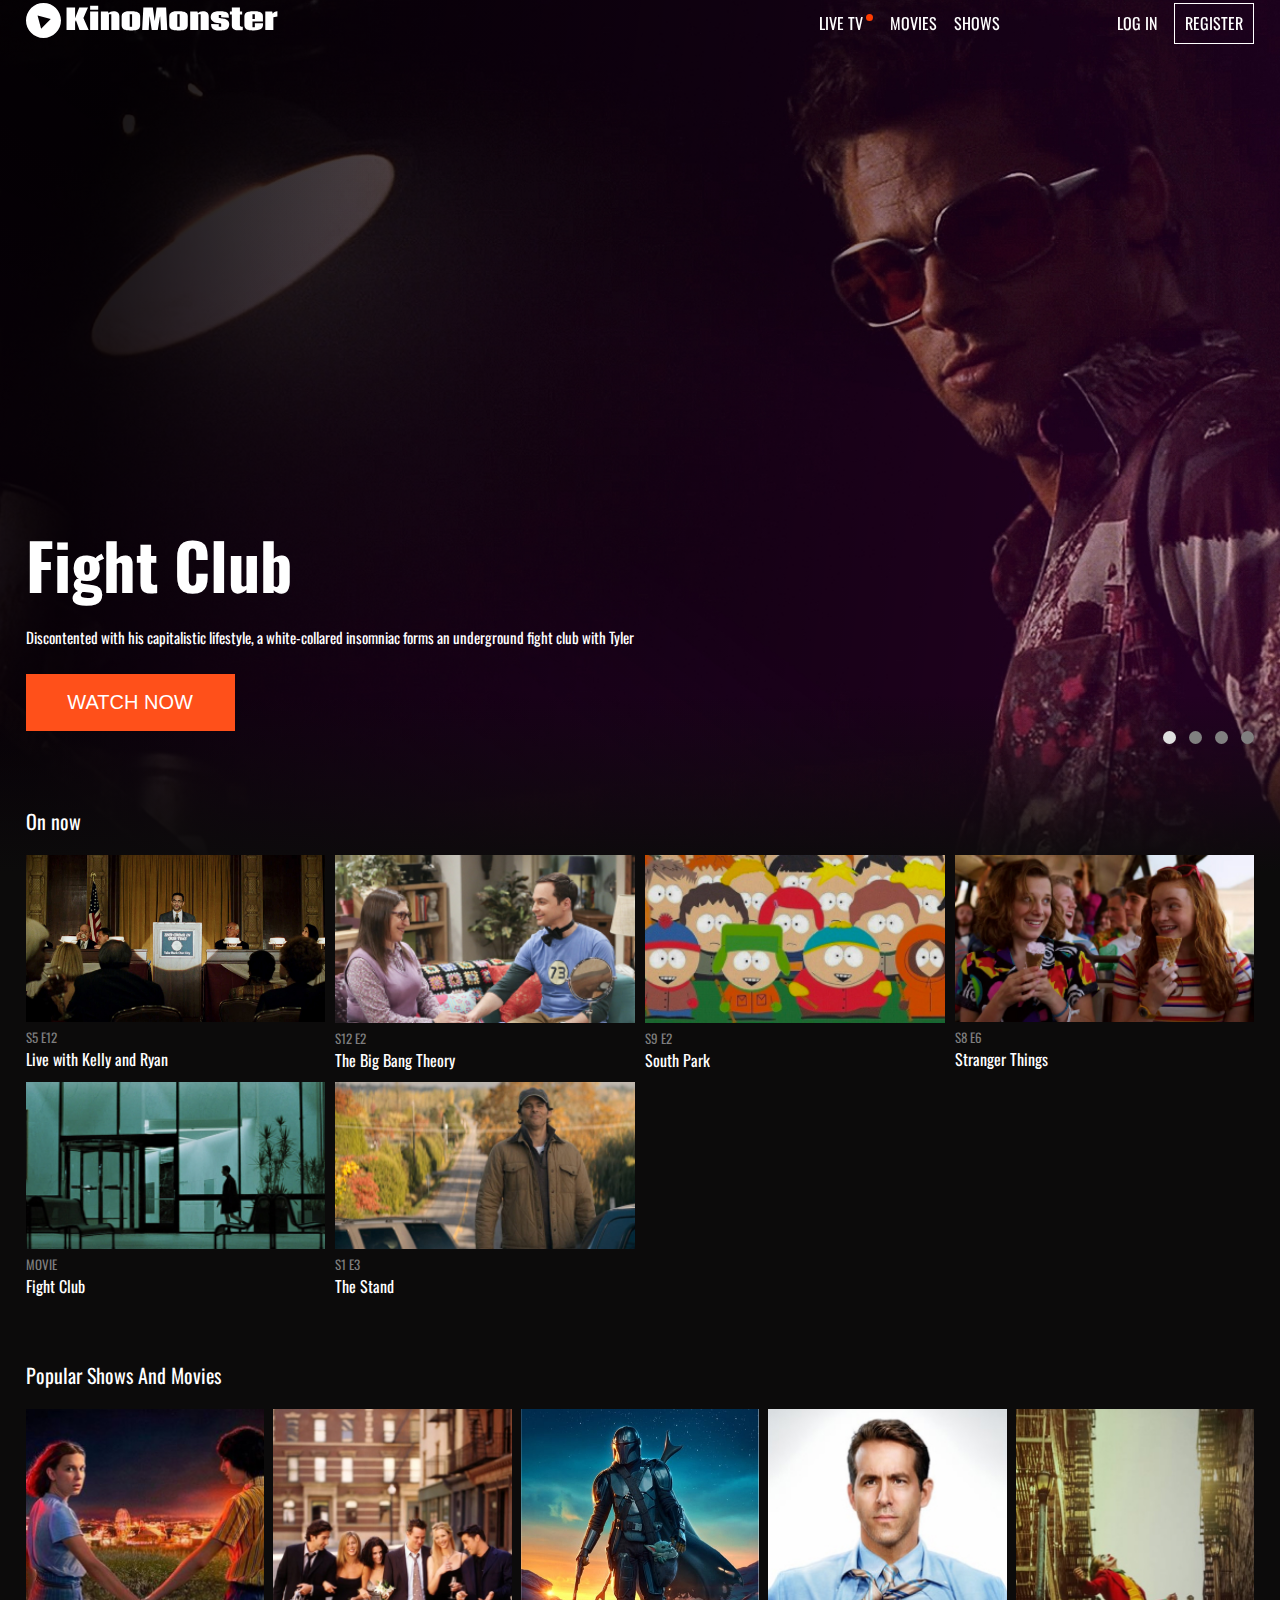
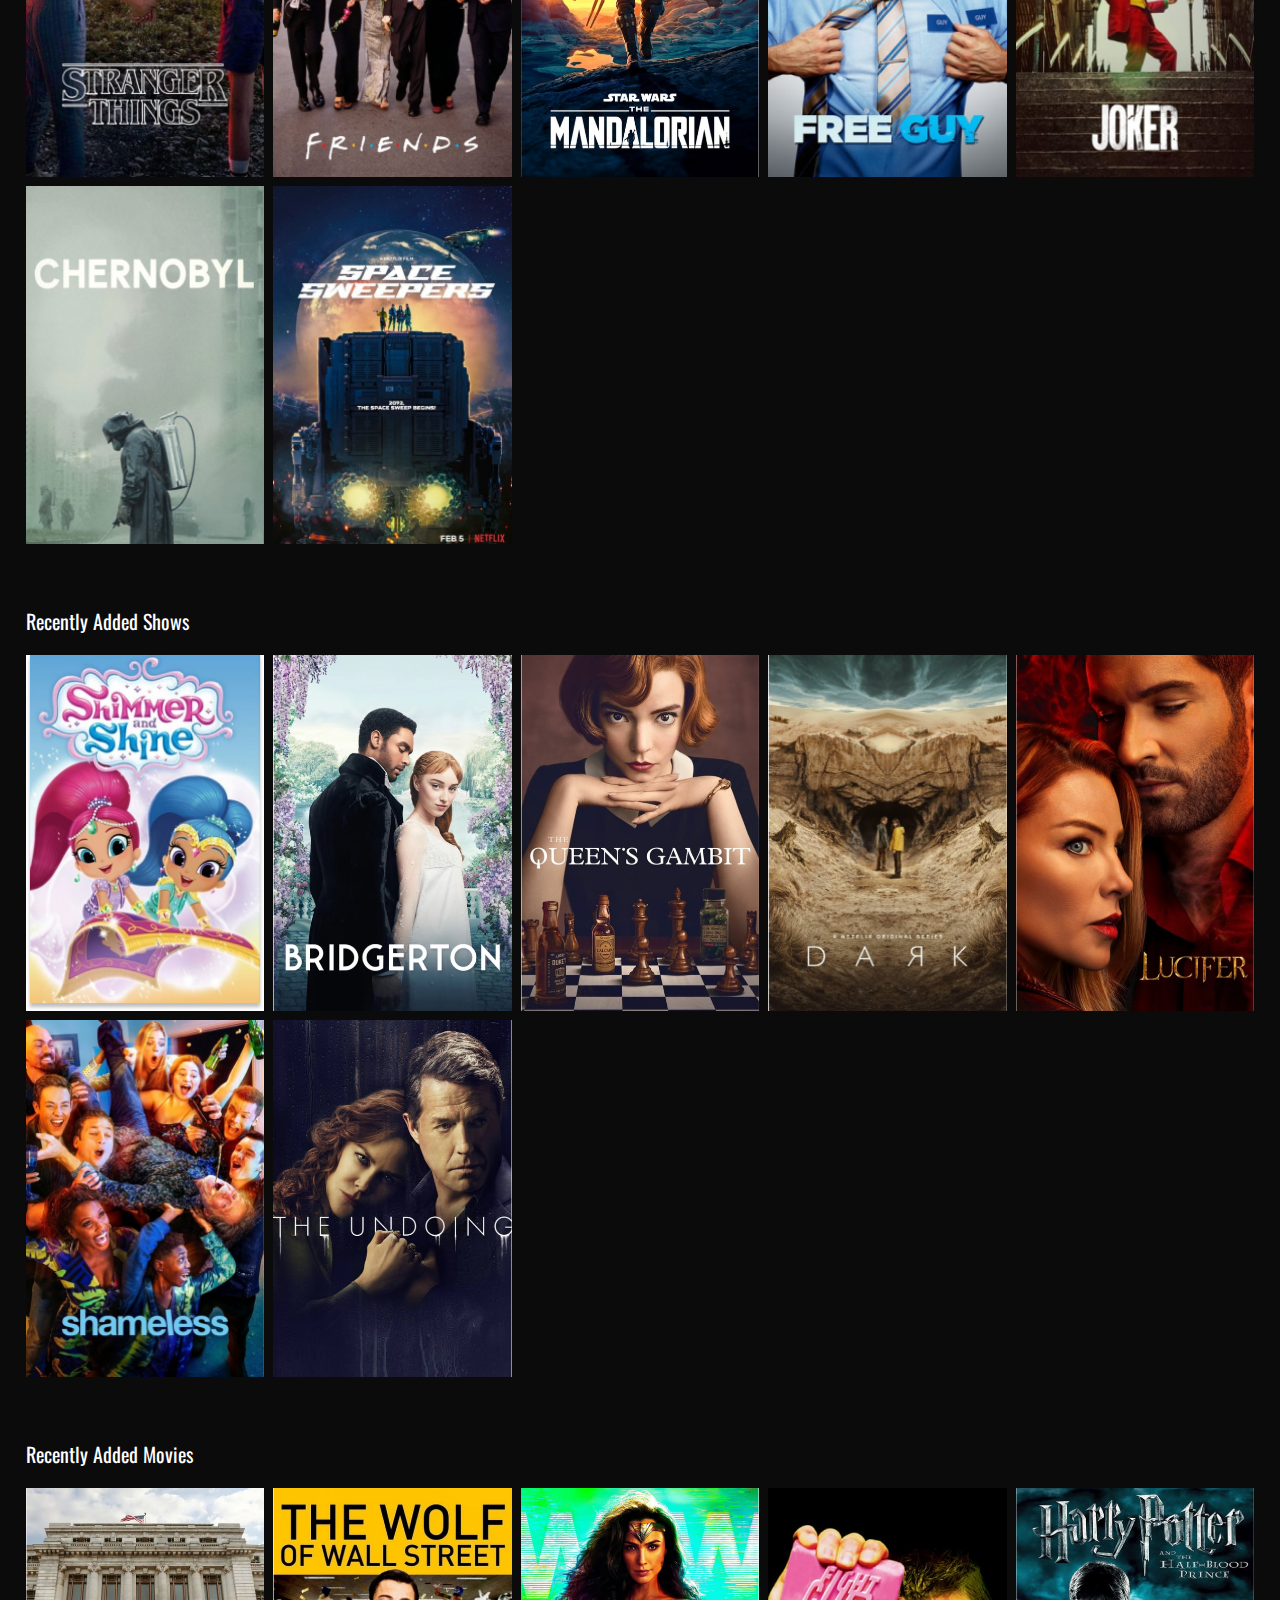
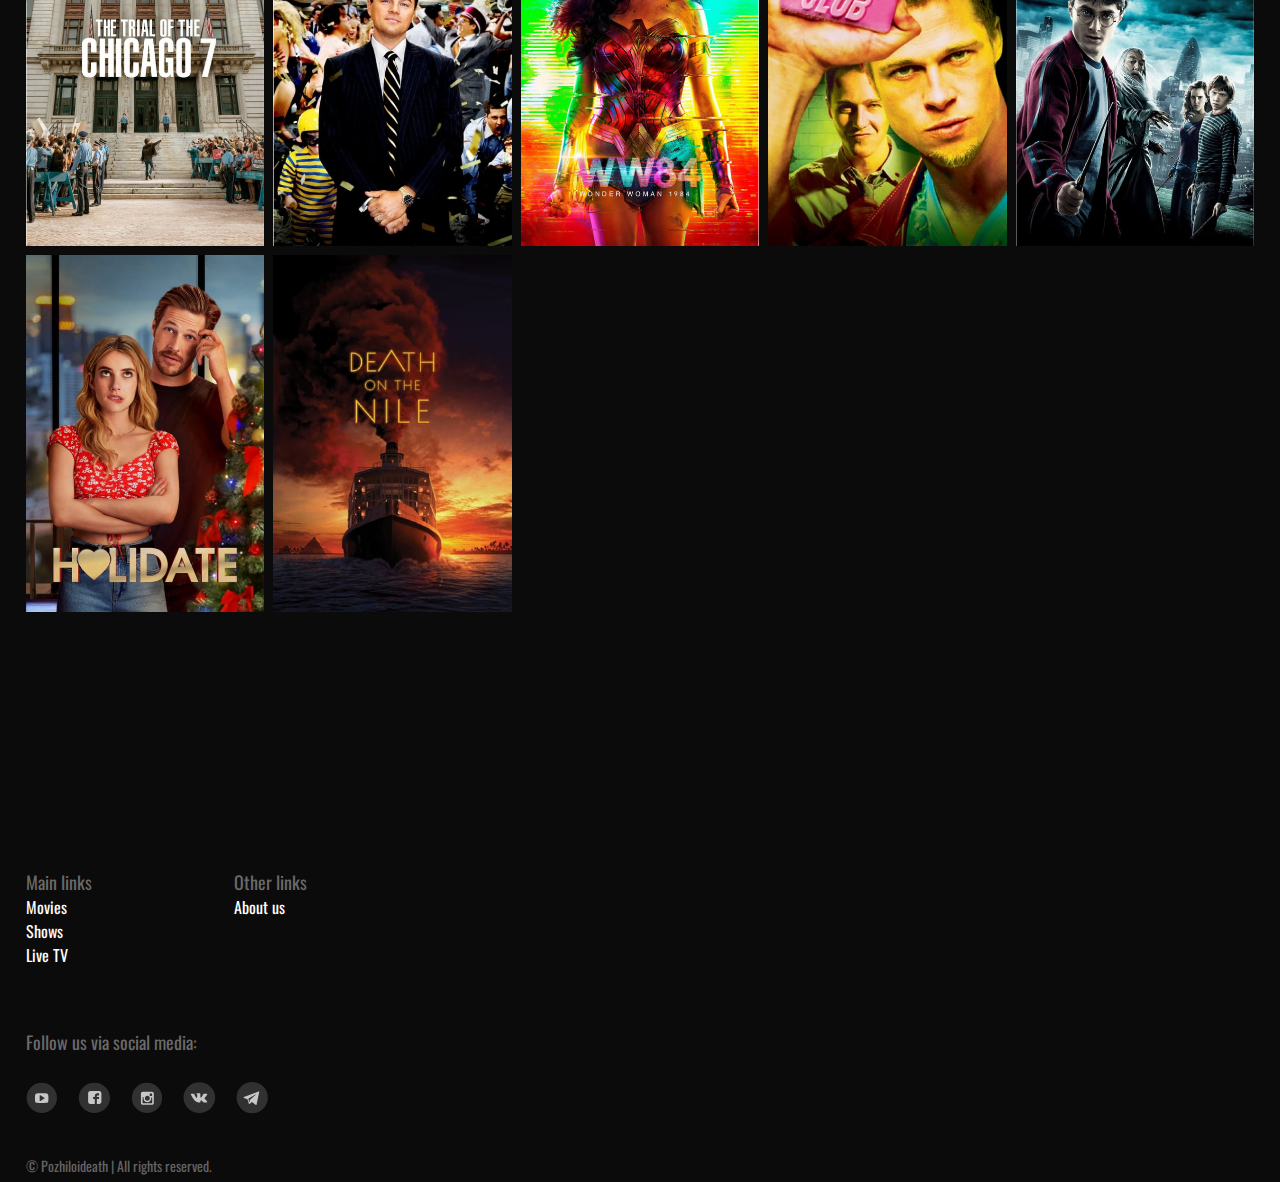
<file: index.html>
<!DOCTYPE html>
<html lang="en">
<head>
    <meta charset="UTF-8">
    <meta http-equiv="X-UA-Compatible" content="IE=edge">
    <meta name="viewport" content="width=device-width, initial-scale=1.0">
    <title>KinoMonster.com</title>
    <link rel="stylesheet" href="assets/css/styles.css">
</head>
<body>
    <header>
        <nav class="header-nav nav-desktop">
            <div class="header-nav-elemens default-container">
                <ul>
                    <li>
                        <a href="#" class="logo">
                            <img src="assets/img/Logo.svg" alt="logo">
                        </a>
                    </li>
                </ul>
                <ul class="second-menu">
                    <li><a href="#">LIVE TV</a></li>
                    <li><a href="#">MOVIES</a></li>
                    <li><a href="#">SHOWS</a></li>
                    <li><a href="login.html">LOG IN</a></li>
                    <li><a href="register.html">REGISTER</a></li>
                </ul>
            </div>
        </nav>

        <nav class="nav-mobile">
            <div class="header-nav-elemens-mobile">
                <ul>
                    <li class="mobile-btn">
                        <img src="/assets/img/menuicon.svg" alt="mobile">
                    </li>
                    <li>
                        <a href="#" class="logo">
                            <img src="assets/img/Logo.svg" alt="logo">
                        </a>
                    </li>
                </ul>
                <ul class="second-menu-mobile">
                    <li><a href="#">LIVE TV</a></li>
                    <li><a href="#">MOVIES</a></li>
                    <li><a href="#">SHOWS</a></li>
                    <li><a href="#">LOG IN</a></li>
                    <li><a href="#">REGISTER</a></li>
                </ul>
            </div>
        </nav>

    </header>

    <main>

        <section>
            <ul class="hero">
                <li>
                    <img class="main-slider-img" src="assets/img/hero/fight-club-hero-fructcode.jpg" alt="img">
                    <div class="default-container">
                        <div class="hero-movie">
                            <p>Fight Club</p>
                            <p>Discontented with his capitalistic lifestyle, a white-collared insomniac forms an underground fight club with Tyler</p>
                            <button>WATCH NOW</button>
                        </div>
                    </div>
                </li>
                
                <li>
                    <img class="main-slider-img" src="assets/img/hero/joker.jpg" alt="img">
                    <div class="default-container">
                        <div class="hero-movie">
                            <p>Joker</p>
                            <p>A mentally troubled stand-up comedian embarks on a downward spiral that leads to the creation of an iconic villain.</p>
                            <button onclick="location = 'movie.html'">WATCH NOW</button>
                        </div>
                    </div>
                </li>
                
                <li>
                    <img class="main-slider-img" src="assets/img/hero/no-country-for-old-men.jpg" alt="img">
                    <div class="default-container">
                        <div class="hero-movie">
                            <p>No Country For Old Man</p>
                            <p>Violence and mayhem ensue after a hunter stumbles upon a drug deal gone wrong and more than two million dollars in cash near the Rio Grande.</p>
                            <button>WATCH NOW</button>
                        </div>
                    </div>
                </li>
                
                <li>
                    <img class="main-slider-img" src="assets/img/hero/bladerunner.jpg" alt="img">
                    <div class="default-container">
                        <div class="hero-movie">
                            <p>Blade Runner</p>
                            <p>A blade runner must pursue and terminate four replicants who stole a ship in space, and have returned to Earth to find their creator.</p>
                            <button>WATCH NOW</button>
                        </div>
                    </div>
                </li>
            
            </ul>

            <div class="default-container">
                <div class="next-main-slider-dots">
                    <span class="active"></span>
                    <span></span>
                    <span></span>
                    <span></span>
                </div>
            </div>

            <div class="fader-bg">
                <div class="fader-gradient-0"></div>
                <div class="fader-gradient-1"></div>
            </div>
        </section>

        <section class="default-container">
            <p class="lbl-p">On now</p>
            <div class="posters-now">
                <div class="poster-now">
                    <img src="assets/img/posters/2/live-with-kelly-fructcode.jpg" alt="poster-now">
                    <div class="poster-now-lbls">
                        <p>S5 E12</p>
                        <p>Live with Kelly and Ryan</p>
                    </div>
                </div>

                <div class="poster-now">
                    <img src="assets/img/posters/2/bbt-fructcode.jpg" alt="poster-now">
                    <div class="poster-now-lbls">
                        <p>S12 E2</p>
                        <p>The Big Bang Theory</p>
                    </div>
                </div>

                <div class="poster-now">
                    <img src="assets/img/posters/2/s-park-fructcode.jpg" alt="poster-now">
                    <div class="poster-now-lbls">
                        <p>S9 E2</p>
                        <p>South Park</p>
                    </div>
                </div>

                <div class="poster-now">
                    <img src="assets/img/posters/2/stranger-things-s-3-fructcode.jpg" alt="poster-now">
                    <div class="poster-now-lbls">
                        <p>S8 E6</p>
                        <p>Stranger Things</p>
                    </div>
                </div>

                <div class="poster-now">
                    <img src="assets/img/posters/2/fclub-fructcode.jpg" alt="poster-now">
                    <div class="poster-now-lbls">
                        <p>MOVIE</p>
                        <p>Fight Club</p>
                    </div>
                </div>

                <div class="poster-now">
                    <img src="assets/img/posters/2/stands-fructcode.jpg" alt="poster-now">
                    <div class="poster-now-lbls">
                        <p>S1 E3</p>
                        <p>The Stand</p>
                    </div>
                </div>
            </div>

        </section>

        <section class="default-container">
            <p class="lbl-p">Popular Shows And Movies</p>
            <div class="posters">
                <div class="poster"><img src="assets/img/posters/1/stranger-things-fructcode-kinomonster.jpg" alt="poster"></div>
                <div class="poster"><img src="assets/img/posters/1/friends-fructcode.jpg" alt="poster"></div>
                <div class="poster"><img src="assets/img/posters/1/mand-fructcode.jpg" alt="poster"></div>
                <div class="poster"><img src="assets/img/posters/1/free-guy-fructcode.jpg" alt="poster"></div>
                <div class="poster"><a href="movie.html"><img src="assets/img/posters/1/joker-fructcode.jpg" alt="poster"></a></div>
                <div class="poster"><img src="assets/img/posters/1/chernobyl-fructcode.jpg" alt="poster"></div>
                <div class="poster"><img src="assets/img/posters/1/space-sweepers-fructcode.jpg" alt="poster"></div>
            </div>
        </section>

        <section class="default-container">
            <p class="lbl-p">Recently Added Shows</p>
            <div class="posters">
                <div class="poster"><img src="assets/img/posters/1/shimmer-fructcode.jpg" alt="poster"></div>
                <div class="poster"><img src="assets/img/posters/1/bridgerton-fructcode.jpg" alt="poster"></div>
                <div class="poster"><img src="assets/img/posters/1/queens-gambit-fructcode.jpg" alt="poster"></div>
                <div class="poster"><img src="assets/img/posters/1/dark-fructcode.jpg" alt="poster"></div>
                <div class="poster"><img src="assets/img/posters/1/lucifer-fructcode.jpg" alt="poster"></div>
                <div class="poster"><img src="assets/img/posters/1/shameless-fructcode.jpg" alt="poster"></div>
                <div class="poster"><img src="assets/img/posters/1/the-undoing-fructcode.jpg" alt="poster"></div>
            </div>
        </section>

        <section class="default-container">
            <p class="lbl-p">Recently Added Movies</p>
            <div class="posters">
                <div class="poster"><img src="assets/img/posters/1/the-trial-of-chicago-fructcode.jpg" alt="poster"></div>
                <div class="poster"><img src="assets/img/posters/1/the-wolf-of-wall-street-fructcode.jpg" alt="poster"></div>
                <div class="poster"><img src="assets/img/posters/1/ww-84-fructcode.jpg" alt="poster"></div>
                <div class="poster"><img src="assets/img/posters/1/fight-club-fructcode.jpg" alt="poster"></div>
                <div class="poster"><img src="assets/img/posters/1/harry-potter-fructcode.jpg" alt="poster"></div>
                <div class="poster"><img src="assets/img/posters/1/holidate-fructcode.jpg" alt="poster"></div>
                <div class="poster"><img src="assets/img/posters/1/death-on-the-nile-fructcode.jpg" alt="poster"></div>
            </div>
        </section>
    </main>
    
    <footer>
        <div class="footer-wrapper default-container">
            <div class="f-item">
                <p>Main links</p>
                <ul>
                    <li>Movies</li>
                    <li>Shows</li>
                    <li>Live TV</li>
                </ul>
            </div>
            <div class="f-item">
                <p>Other links</p>
                <ul>
                    <li>About us</li>
                </ul>
            </div>
        </div>

        <div class="footer-social default-container">
            <p>Follow us via social media:</p>
            <a href="#">
            <img src="assets/img/icons/youtube.svg" alt="social">
            </a>
            <a href="#">
                <img src="assets/img/icons/facebook.svg" alt="social">
            </a>
            <a href="#">
                <img src="assets/img/icons/instagramm.svg" alt="social">
            </a>
            <a href="#">
                <img src="assets/img/icons/vk.svg" alt="social">
            </a>
            <a href="#">
                <img src="assets/img/icons/telegramm.svg" alt="social">
            </a>
        </div>

        <div class="default-container">
            <div class="footer-copy-text">
                © Pozhiloideath | All rights reserved.
            </div>
        </div>
    </footer>  
    <script src="assets/script.js"></script>
</body>
</html>
</file>
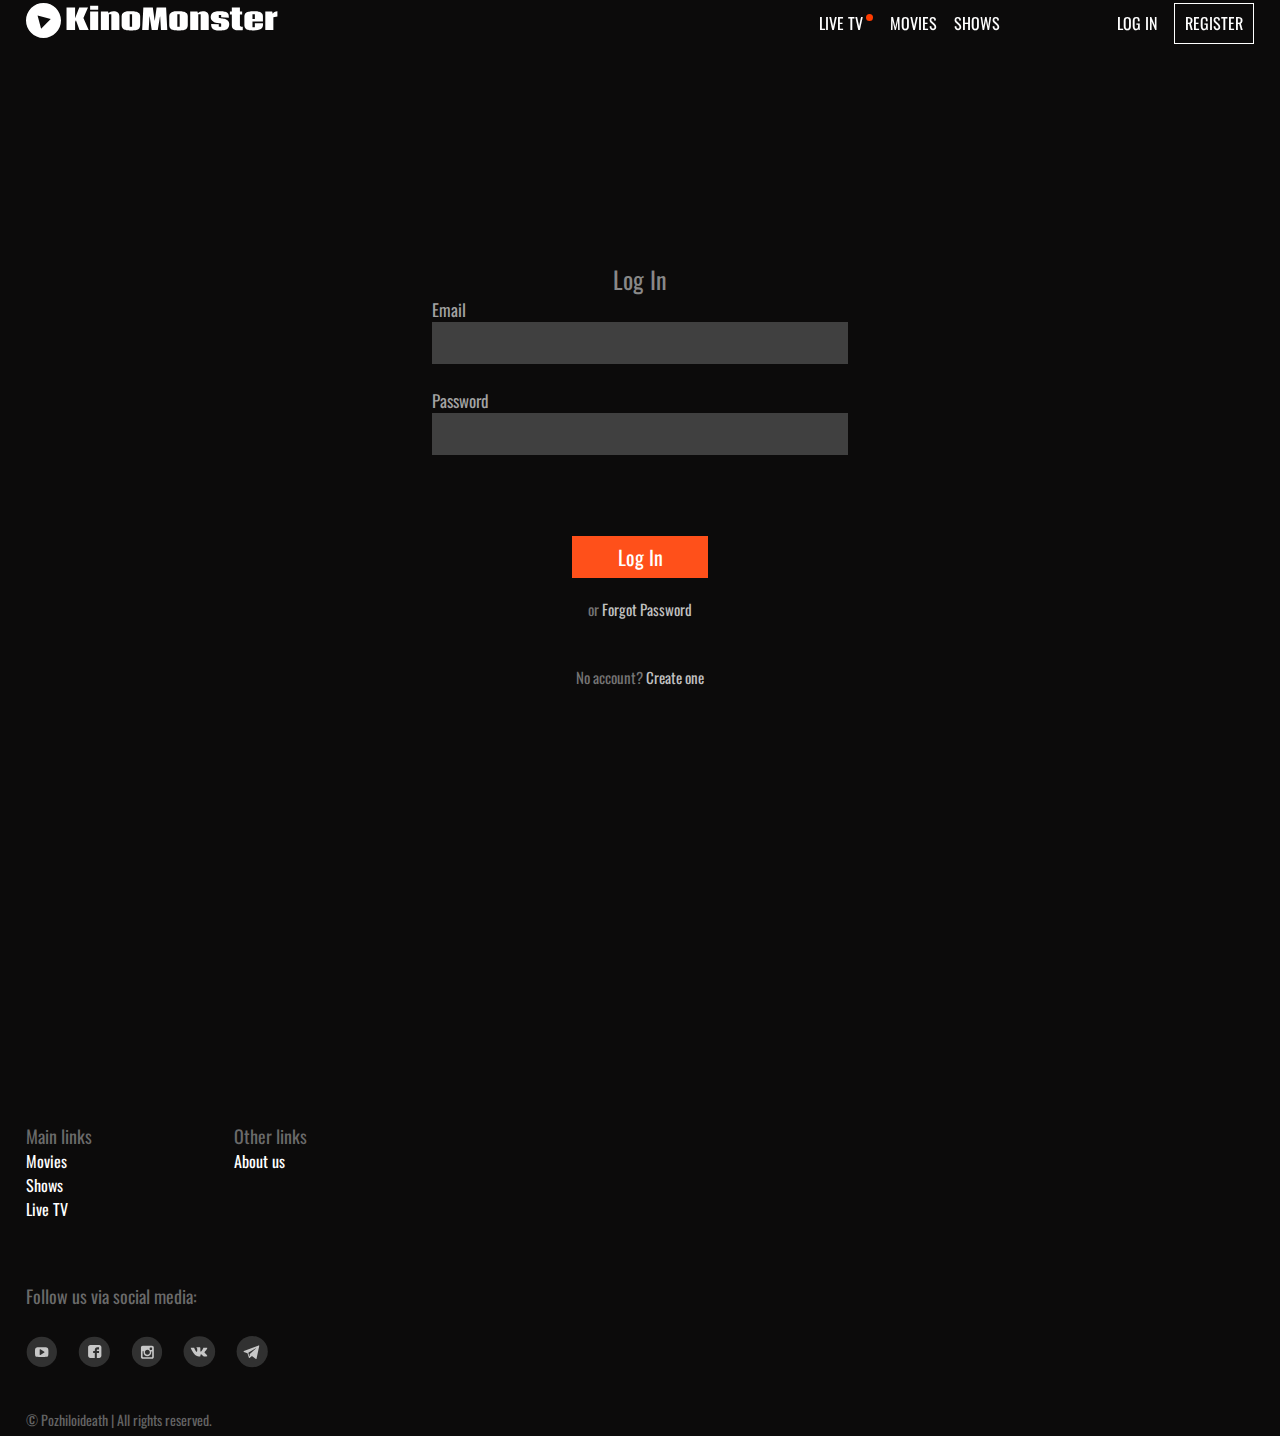
<file: login.html>
<!DOCTYPE html>
<html lang="en">
<head>
    <meta charset="UTF-8">
    <meta http-equiv="X-UA-Compatible" content="IE=edge">
    <meta name="viewport" content="width=device-width, initial-scale=1.0">
    <title>KinoMonster.com</title>
    <link rel="stylesheet" href="assets/css/styles.css">
</head>
<body>
    <header>
        <nav class="header-nav nav-desktop">
            <div class="header-nav-elemens default-container">
                <ul>
                    <li>
                        <a href="index.html" class="logo">
                            <img src="assets/img/Logo.svg" alt="logo">
                        </a>
                    </li>
                </ul>
                <ul class="second-menu">
                    <li><a href="#">LIVE TV</a></li>
                    <li><a href="#">MOVIES</a></li>
                    <li><a href="#">SHOWS</a></li>
                    <li><a href="#">LOG IN</a></li>
                    <li><a href="register.html">REGISTER</a></li>
                </ul>
            </div>
        </nav>

        <nav class="nav-mobile">
            <div class="header-nav-elemens-mobile">
                <ul>
                    <li class="mobile-btn">
                        <img src="/assets/img/menuicon.svg" alt="mobile">
                    </li>
                    <li>
                        <a href="#" class="logo">
                            <img src="assets/img/Logo.svg" alt="logo">
                        </a>
                    </li>
                </ul>
                <ul class="second-menu-mobile">
                    <li><a href="#">LIVE TV</a></li>
                    <li><a href="#">MOVIES</a></li>
                    <li><a href="#">SHOWS</a></li>
                    <li><a href="#">LOG IN</a></li>
                    <li><a href="#">REGISTER</a></li>
                </ul>
            </div>
        </nav>

    </header>

    <main>
        <section class="login">
            <div class="form-container">
                <p>Log In</p>
                <form action="#">
                    <label for="email">Email</label>
                    <input type="email" name="email">
                    <label for="password">Password</label>
                    <input type="password" name="password">
                    <input type="submit" value="Log In">
                </form>
                <p>or <span>Forgot Password</span></p>
            </div>
            <p>No account? <span>Create one</span></p>
        </section>
    </main>
    
    <footer>
        <div class="footer-wrapper default-container">
            <div class="f-item">
                <p>Main links</p>
                <ul>
                    <li>Movies</li>
                    <li>Shows</li>
                    <li>Live TV</li>
                </ul>
            </div>
            <div class="f-item">
                <p>Other links</p>
                <ul>
                    <li>About us</li>
                </ul>
            </div>
        </div>

        <div class="footer-social default-container">
            <p>Follow us via social media:</p>
            <a href="#">
            <img src="assets/img/icons/youtube.svg" alt="social">
            </a>
            <a href="#">
                <img src="assets/img/icons/facebook.svg" alt="social">
            </a>
            <a href="#">
                <img src="assets/img/icons/instagramm.svg" alt="social">
            </a>
            <a href="#">
                <img src="assets/img/icons/vk.svg" alt="social">
            </a>
            <a href="#">
                <img src="assets/img/icons/telegramm.svg" alt="social">
            </a>
        </div>

        <div class="default-container">
            <div class="footer-copy-text">
                © Pozhiloideath | All rights reserved.
            </div>
        </div>
    </footer>  
    <script src="assets/script2.js"></script>
</body>
</html>
</file>
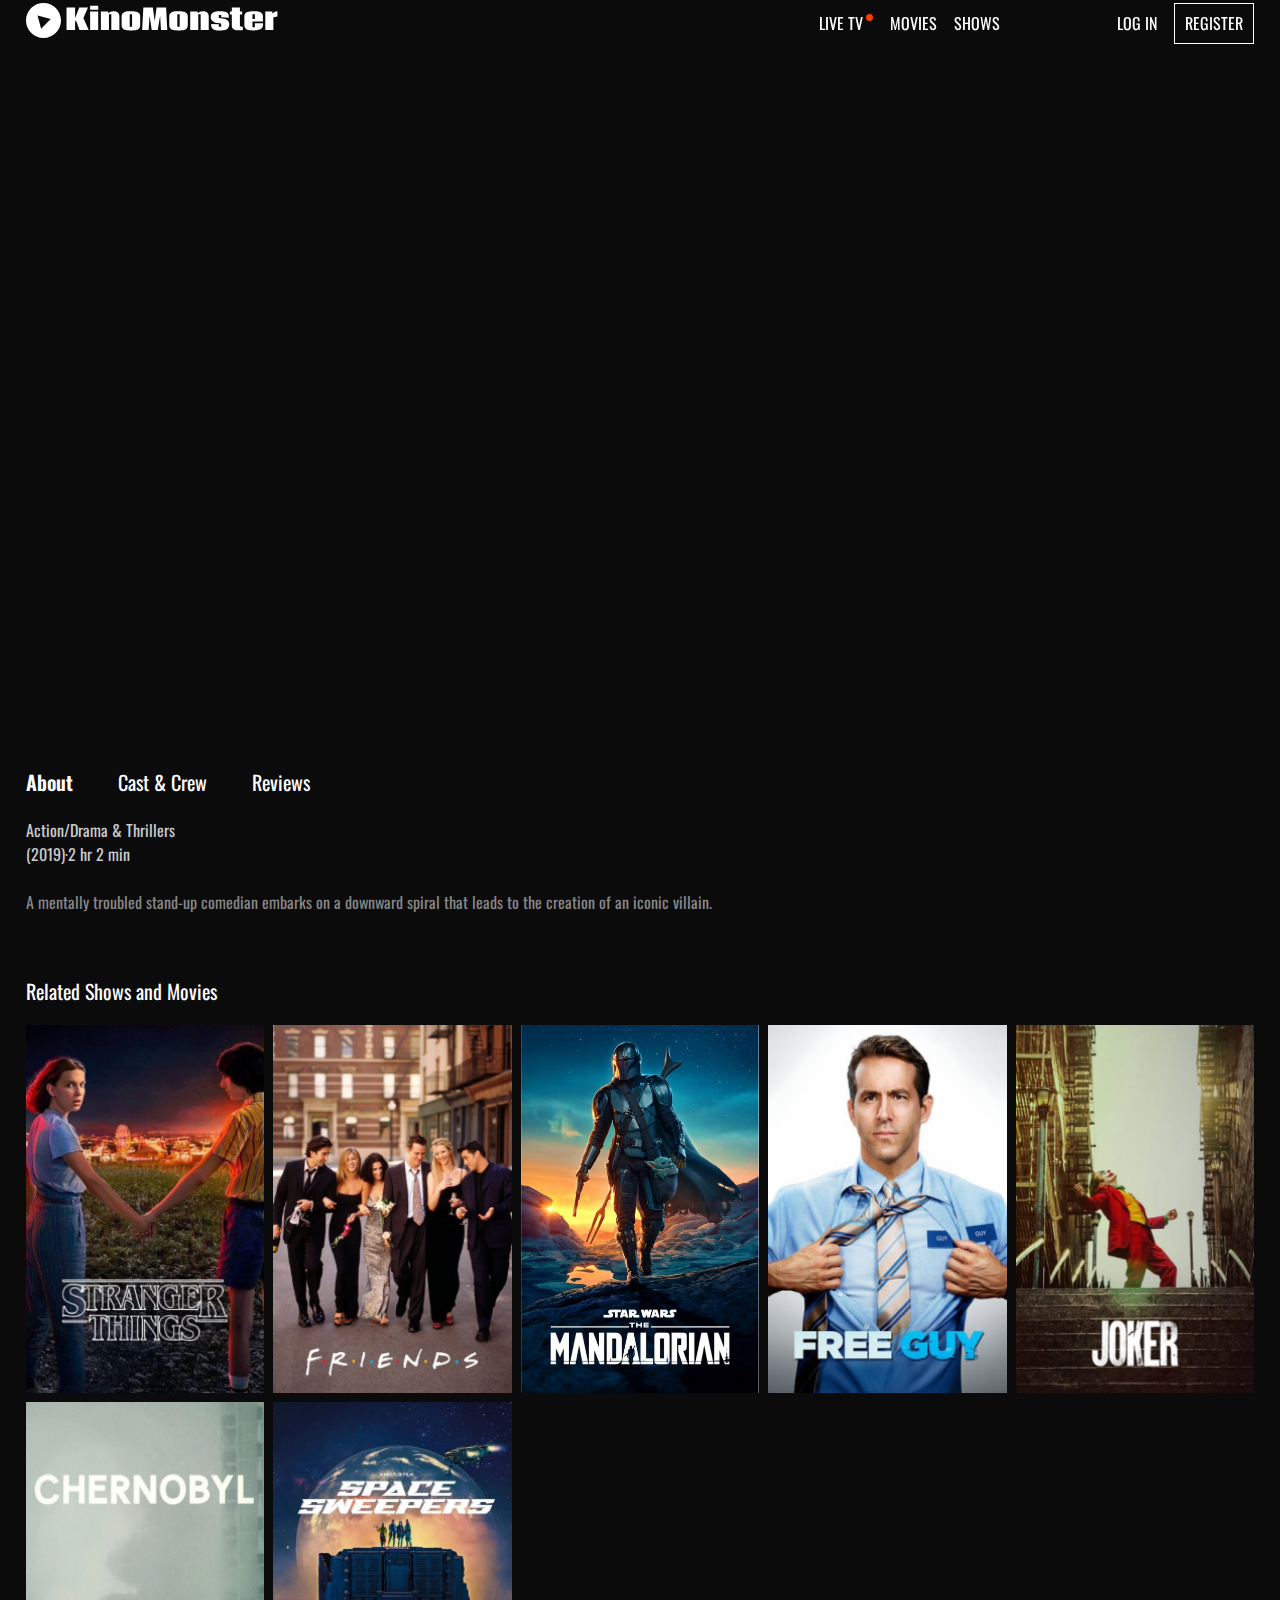
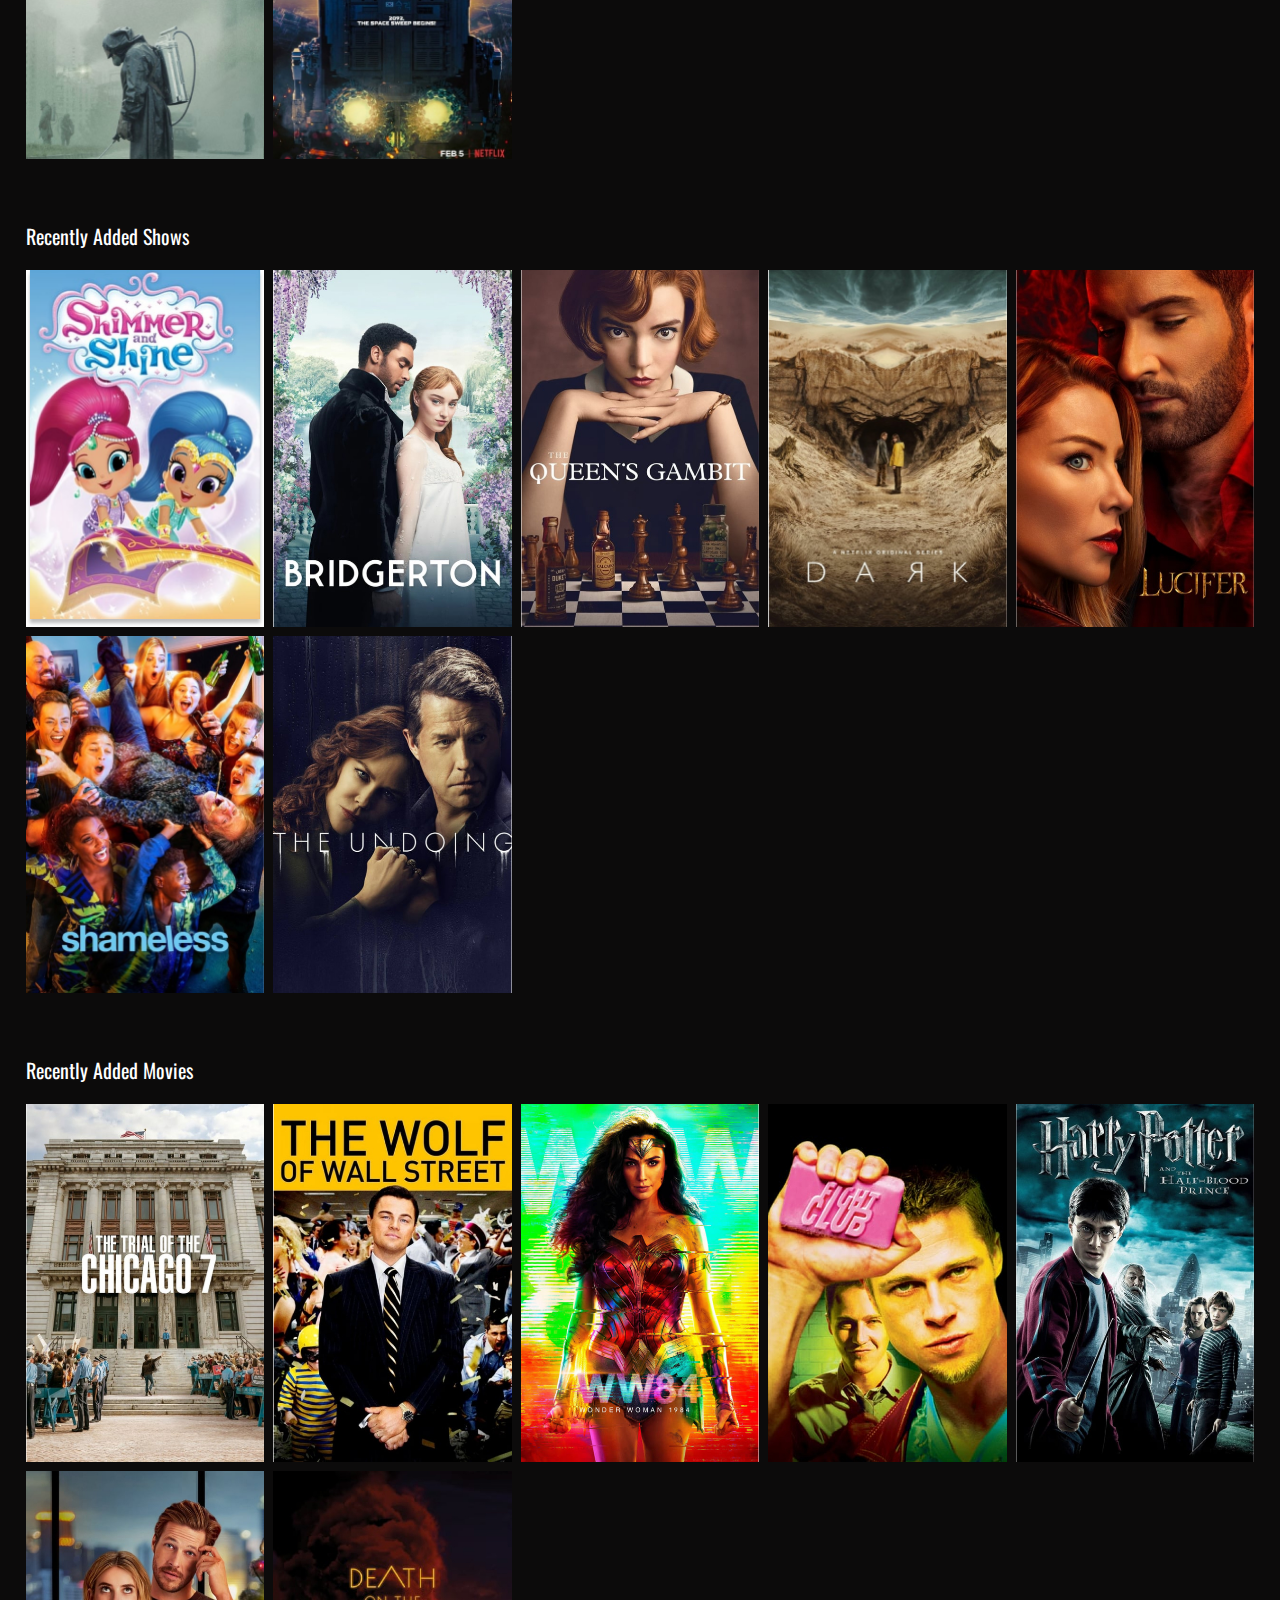
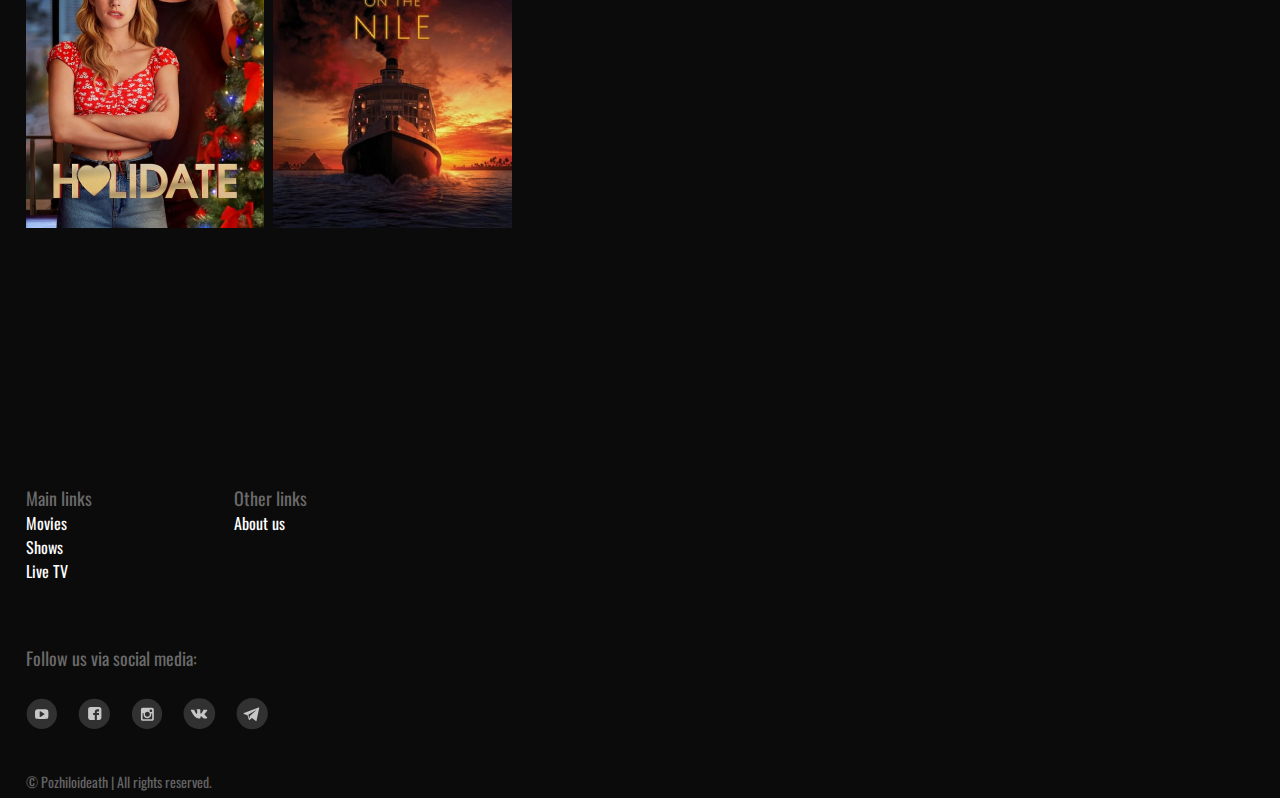
<file: movie.html>
<!DOCTYPE html>
<html lang="en">
<head>
    <meta charset="UTF-8">
    <meta http-equiv="X-UA-Compatible" content="IE=edge">
    <meta name="viewport" content="width=device-width, initial-scale=1.0">
    <title>KinoMonster.com</title>
    <link rel="stylesheet" href="assets/css/styles.css">
</head>
<body>
    <header>
        <nav class="header-nav nav-desktop">
            <div class="header-nav-elemens default-container">
                <ul>
                    <li>
                        <a href="index.html" class="logo">
                            <img src="assets/img/Logo.svg" alt="logo">
                        </a>
                    </li>
                </ul>
                <ul class="second-menu">
                    <li><a href="#">LIVE TV</a></li>
                    <li><a href="#">MOVIES</a></li>
                    <li><a href="#">SHOWS</a></li>
                    <li><a href="login.html">LOG IN</a></li>
                    <li><a href="register.html">REGISTER</a></li>
                </ul>
            </div>
        </nav>

        <nav class="nav-mobile">
            <div class="header-nav-elemens-mobile">
                <ul>
                    <li class="mobile-btn">
                        <img src="/assets/img/menuicon.svg" alt="mobile">
                    </li>
                    <li>
                        <a href="#" class="logo">
                            <img src="assets/img/Logo.svg" alt="logo">
                        </a>
                    </li>
                </ul>
                <ul class="second-menu-mobile">
                    <li><a href="#">LIVE TV</a></li>
                    <li><a href="#">MOVIES</a></li>
                    <li><a href="#">SHOWS</a></li>
                    <li><a href="login.html">LOG IN</a></li>
                    <li><a href="register.html">REGISTER</a></li>
                </ul>
            </div>
        </nav>

    </header>

    <main>

        <section class="default-container">
            <div class="player">
                <iframe src="https://www.youtube.com/embed/zAGVQLHvwOY" title="YouTube video player" frameborder="0" allow="accelerometer; autoplay; clipboard-write; encrypted-media; gyroscope; picture-in-picture" allowfullscreen></iframe>
            </div>
        </section>

        <section class="default-container">
            <ul class="tabs-titles">
                <li class="active">About</li>
                <li>Cast & Crew</li>
                <li>Reviews</li>
            </ul>

            <div class="tabs">
                <div class="tab">
                    <p>Action/Drama & Thrillers</p>
                    <p>(2019)·2 hr 2 min</p>
                    <p>A mentally troubled stand-up comedian embarks on a downward spiral that leads to the creation of an iconic villain.</p>
                </div>
                <div class="tab">Cast & Crew</div>
                <div class="tab">Reviews</div>
            </div>
        </section>

        <section class="default-container">
            <p class="lbl-p">Related Shows and Movies</p>
            <div class="posters">
                <div class="poster"><img src="assets/img/posters/1/stranger-things-fructcode-kinomonster.jpg" alt="poster"></div>
                <div class="poster"><img src="assets/img/posters/1/friends-fructcode.jpg" alt="poster"></div>
                <div class="poster"><img src="assets/img/posters/1/mand-fructcode.jpg" alt="poster"></div>
                <div class="poster"><img src="assets/img/posters/1/free-guy-fructcode.jpg" alt="poster"></div>
                <div class="poster"><img src="assets/img/posters/1/joker-fructcode.jpg" alt="poster"></div>
                <div class="poster"><img src="assets/img/posters/1/chernobyl-fructcode.jpg" alt="poster"></div>
                <div class="poster"><img src="assets/img/posters/1/space-sweepers-fructcode.jpg" alt="poster"></div>
            </div>
        </section>

        <section class="default-container">
            <p class="lbl-p">Recently Added Shows</p>
            <div class="posters">
                <div class="poster"><img src="assets/img/posters/1/shimmer-fructcode.jpg" alt="poster"></div>
                <div class="poster"><img src="assets/img/posters/1/bridgerton-fructcode.jpg" alt="poster"></div>
                <div class="poster"><img src="assets/img/posters/1/queens-gambit-fructcode.jpg" alt="poster"></div>
                <div class="poster"><img src="assets/img/posters/1/dark-fructcode.jpg" alt="poster"></div>
                <div class="poster"><img src="assets/img/posters/1/lucifer-fructcode.jpg" alt="poster"></div>
                <div class="poster"><img src="assets/img/posters/1/shameless-fructcode.jpg" alt="poster"></div>
                <div class="poster"><img src="assets/img/posters/1/the-undoing-fructcode.jpg" alt="poster"></div>
            </div>
        </section>

        <section class="default-container">
            <p class="lbl-p">Recently Added Movies</p>
            <div class="posters">
                <div class="poster"><img src="assets/img/posters/1/the-trial-of-chicago-fructcode.jpg" alt="poster"></div>
                <div class="poster"><img src="assets/img/posters/1/the-wolf-of-wall-street-fructcode.jpg" alt="poster"></div>
                <div class="poster"><img src="assets/img/posters/1/ww-84-fructcode.jpg" alt="poster"></div>
                <div class="poster"><img src="assets/img/posters/1/fight-club-fructcode.jpg" alt="poster"></div>
                <div class="poster"><img src="assets/img/posters/1/harry-potter-fructcode.jpg" alt="poster"></div>
                <div class="poster"><img src="assets/img/posters/1/holidate-fructcode.jpg" alt="poster"></div>
                <div class="poster"><img src="assets/img/posters/1/death-on-the-nile-fructcode.jpg" alt="poster"></div>
            </div>
        </section>
    </main>
    
    <footer>
        <div class="footer-wrapper default-container">
            <div class="f-item">
                <p>Main links</p>
                <ul>
                    <li>Movies</li>
                    <li>Shows</li>
                    <li>Live TV</li>
                </ul>
            </div>
            <div class="f-item">
                <p>Other links</p>
                <ul>
                    <li>About us</li>
                </ul>
            </div>
        </div>

        <div class="footer-social default-container">
            <p>Follow us via social media:</p>
            <a href="#">
            <img src="assets/img/icons/youtube.svg" alt="social">
            </a>
            <a href="#">
                <img src="assets/img/icons/facebook.svg" alt="social">
            </a>
            <a href="#">
                <img src="assets/img/icons/instagramm.svg" alt="social">
            </a>
            <a href="#">
                <img src="assets/img/icons/vk.svg" alt="social">
            </a>
            <a href="#">
                <img src="assets/img/icons/telegramm.svg" alt="social">
            </a>
        </div>

        <div class="default-container">
            <div class="footer-copy-text">
                © Pozhiloideath | All rights reserved.
            </div>
        </div>
    </footer>  
    <script src="assets/script2.js"></script>
</body>
</html>
</file>
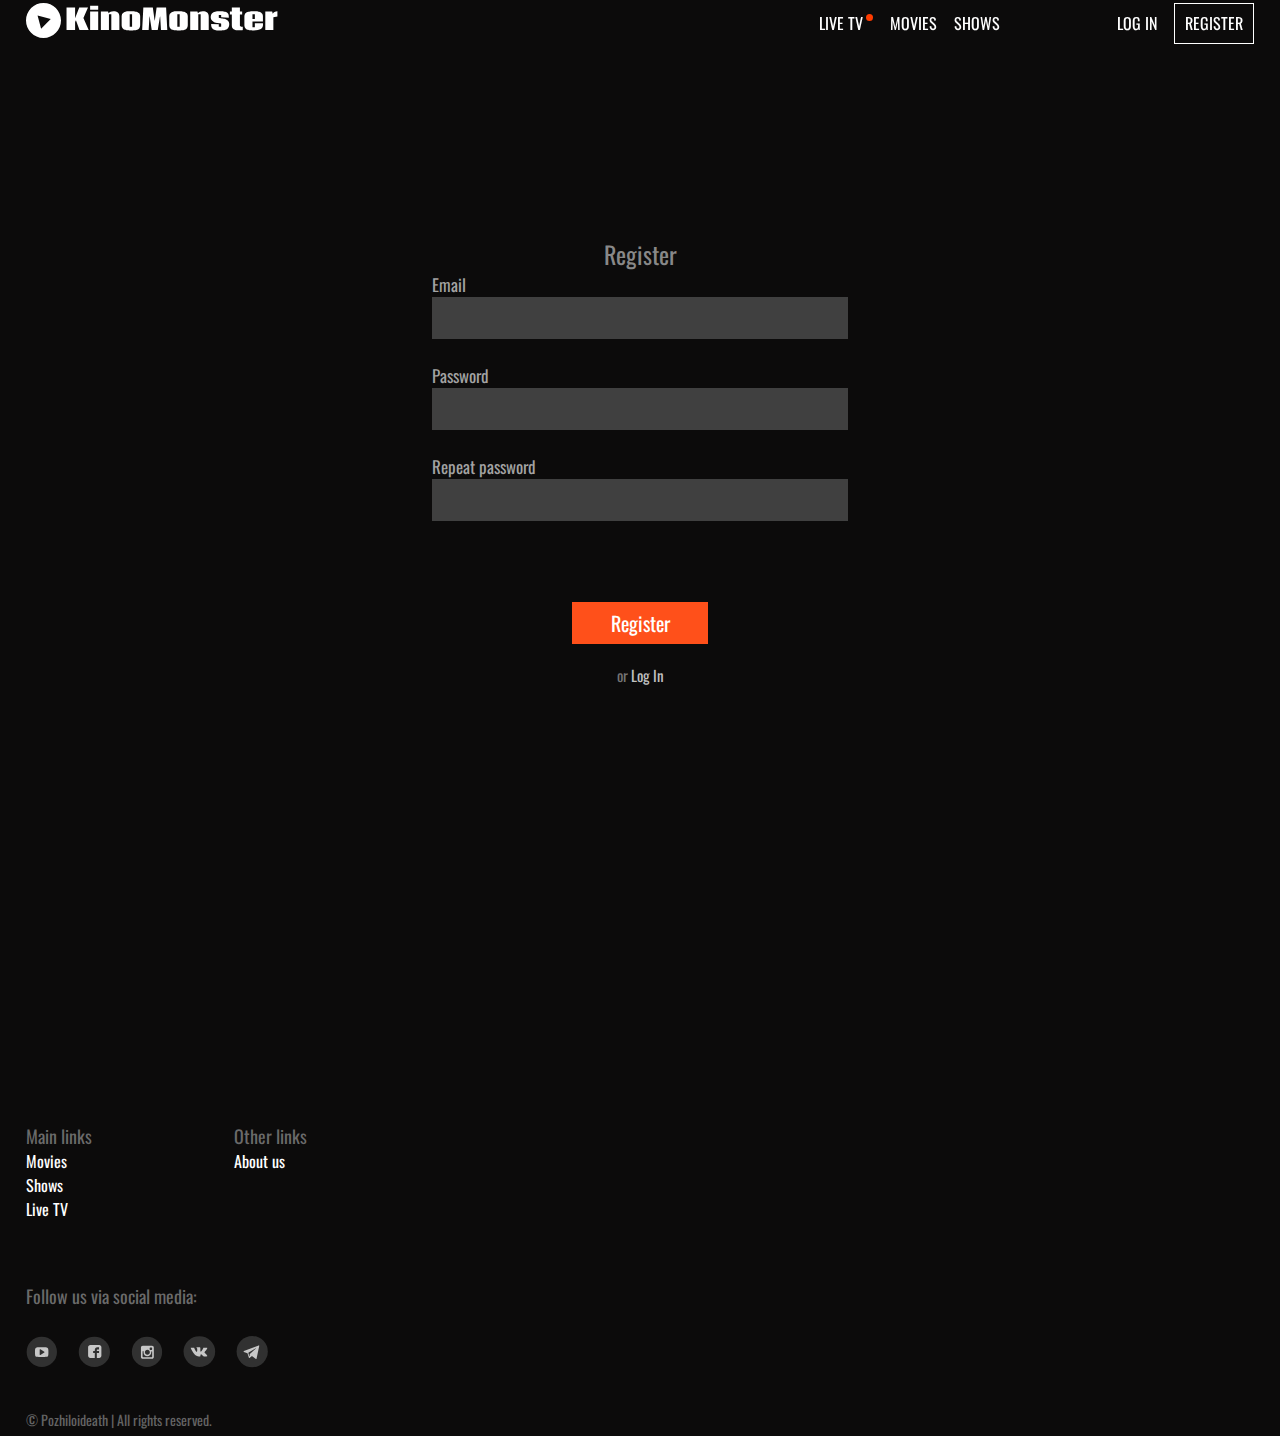
<file: register.html>
<!DOCTYPE html>
<html lang="en">
<head>
    <meta charset="UTF-8">
    <meta http-equiv="X-UA-Compatible" content="IE=edge">
    <meta name="viewport" content="width=device-width, initial-scale=1.0">
    <title>KinoMonster.com</title>
    <link rel="stylesheet" href="assets/css/styles.css">
</head>
<body>
    <header>
        <nav class="header-nav nav-desktop">
            <div class="header-nav-elemens default-container">
                <ul>
                    <li>
                        <a href="index.html" class="logo">
                            <img src="assets/img/Logo.svg" alt="logo">
                        </a>
                    </li>
                </ul>
                <ul class="second-menu">
                    <li><a href="#">LIVE TV</a></li>
                    <li><a href="#">MOVIES</a></li>
                    <li><a href="#">SHOWS</a></li>
                    <li><a href="login.html">LOG IN</a></li>
                    <li><a href="#">REGISTER</a></li>
                </ul>
            </div>
        </nav>

        <nav class="nav-mobile">
            <div class="header-nav-elemens-mobile">
                <ul>
                    <li class="mobile-btn">
                        <img src="/assets/img/menuicon.svg" alt="mobile">
                    </li>
                    <li>
                        <a href="#" class="logo">
                            <img src="assets/img/Logo.svg" alt="logo">
                        </a>
                    </li>
                </ul>
                <ul class="second-menu-mobile">
                    <li><a href="#">LIVE TV</a></li>
                    <li><a href="#">MOVIES</a></li>
                    <li><a href="#">SHOWS</a></li>
                    <li><a href="#">LOG IN</a></li>
                    <li><a href="#">REGISTER</a></li>
                </ul>
            </div>
        </nav>

    </header>

    <main>
        <section class="login">
            <div class="form-container">
                <p>Register</p>
                <form action="#">
                    <label for="email">Email</label>
                    <input type="email" name="email">
                    <label for="password">Password</label>
                    <input type="password" name="password">
                    <label for="repeat_password">Repeat password</label>
                    <input type="password" name="repeat_password">
                    <input type="submit" value="Register">                    
                </form>
                <p>or <span>Log In</span></p>
            </div>
        </section>
    </main>
    
    <footer>
        <div class="footer-wrapper default-container">
            <div class="f-item">
                <p>Main links</p>
                <ul>
                    <li>Movies</li>
                    <li>Shows</li>
                    <li>Live TV</li>
                </ul>
            </div>
            <div class="f-item">
                <p>Other links</p>
                <ul>
                    <li>About us</li>
                </ul>
            </div>
        </div>

        <div class="footer-social default-container">
            <p>Follow us via social media:</p>
            <a href="#">
            <img src="assets/img/icons/youtube.svg" alt="social">
            </a>
            <a href="#">
                <img src="assets/img/icons/facebook.svg" alt="social">
            </a>
            <a href="#">
                <img src="assets/img/icons/instagramm.svg" alt="social">
            </a>
            <a href="#">
                <img src="assets/img/icons/vk.svg" alt="social">
            </a>
            <a href="#">
                <img src="assets/img/icons/telegramm.svg" alt="social">
            </a>
        </div>

        <div class="default-container">
            <div class="footer-copy-text">
                © Pozhiloideath | All rights reserved.
            </div>
        </div>
    </footer>  
    <script src="assets/script2.js"></script>
</body>
</html>
</file>
<file: assets/css/styles.css>
@import url('https://fonts.googleapis.com/css2?family=League+Spartan:wght@400;700&family=Oswald:wght@200;300;400;500;600;700&display=swap');

* {
    margin: 0;
    padding: 0;
    box-sizing: border-box;
}

input {
    all: unset;
}

body {
    background-color: #0C0B0B ;
    color: white;
    font-family: 'Oswald', sans-serif;
    overflow-x: hidden;
}

ul {
    list-style: none;
    padding: 0;
    margin: 0;
}

a {
    color: white;
    text-decoration: none;
}

img {
    width: 100%;
    height: 100%;
}

.default-container {
    max-width: 1716px;
    margin: auto
}

header {
    position: sticky;
    top: 0;
    z-index: 3;
}

header .header-nav {
    display: flex;
    height: 56px;
}

header .header-nav ul {
    display: flex;
    align-items: center;
    position: relative;
}

.header-nav-elemens {
    display: flex;
    width: 100%;
    justify-content: space-between;
}

ul.second-menu>li>a {
    padding: 0 0 0 17px;   
}

ul.second-menu>li:last-child {
    margin-left: 17px;
}

ul.second-menu>li:last-child>a {
    border: solid 1px white;
    width: 80px;
    height: 41px;
    display: flex;
    align-items: center;
    justify-content: center;
    padding: 0;
}

ul.second-menu>li:nth-last-child(2) {
    margin-left: 100px
}

ul.second-menu>li:first-child>a {
    margin-right: 10px;
}

ul.second-menu>li:first-child>a::after {
    content: '';
    position: absolute;
    width: 7px;
    height: 7px;
    background-color: #FF3C00;
    border-radius: 50%;
    left: 64px;
    top: 14px;
}

.main-slider-img {
    position: absolute;
    top: 0;
    object-fit: cover;
    object-position: top;
}

.hero-movie {
    height: 75vh;
    position: relative;
    display: flex;
    flex-direction: column;
    justify-content: flex-end;
    z-index: 1;
}

.hero-movie>p:first-child {
    font-size: 64px;
    font-weight: bold;
    padding-bottom: 15px;
}

.hero-movie>p:nth-child(2) {
    font-size: 15px;
    padding-bottom: 26px;
}

button {
    width: 209px;
    height: 57px;
    font-size: 20px;
    background-color: #FF501A;
    color: white;
    cursor: pointer;
    border: solid 0px;
}

.next-main-slider-dots{
    display: flex;
    justify-content: flex-end;
}

.next-main-slider-dots>span {
    width: 13px;
    height: 13px;
    background-color: #808080;
    z-index: 1;
    margin: 0 0 0 13px;
    border-radius: 50%;
    cursor: pointer;
}

.next-main-slider-dots>span.active {
    background-color: #DFDFDF;
}

.fader-bg {
    position: absolute;
    top: 0;
    width: 100%;
    height: 100%;
}

.fader-bg .fader-gradient-0 {
    width: 100%;
    height: 100%;
    background: linear-gradient(180deg, rgba(0, 0, 0, 0.01) 77.36%, rgba(0, 0, 0, 0.01) 77.36%, #0C0B0B 96.82%);
    position: absolute;
}

.fader-bg .fader-gradient-1 {
    width: 100%;
    height: 100%;
    background: linear-gradient(277.92deg, rgba(0, 0, 0, 0) 7.66%, rgba(0, 0, 0, 0.88) 89.67%);
}

.lbl-p {
    font-size: 20px;
    color: white;
    position: relative;
}

.posters-now {
    display: grid;
    grid-template-columns: repeat(auto-fit, minmax(277px, 1fr));
    gap: 10px;
}

.poster-now {
    background-color: #0C0B0B;
    min-width: 277px;
    min-height: 155px;
    transition: 250ms all;
    z-index: 2;
}

.poster-now:hover {
    cursor: pointer;
    transform: scale(1.1);
}

.poster-now-lbls {
    font-size: 16px;
}

.poster-now-lbls>p:first-child {
    font-size: 13px;
    color: #7e7e7e;
}

.poster-now>img {
    height: auto;
}

.posters {
    display: grid;
    grid-template-columns: repeat(auto-fit, minmax(237px, 1fr));
    gap: 9px;
}

.poster {
    background-color: #FF3C00;
    min-width: 237px;
    min-height: 350px;
    position: relative;
    transition: 250ms all;
}

.poster:hover {
    cursor: pointer;
    transform: scale(1.1);
}

.poster:hover>a::after {
    content: '';
    position: absolute;
    width: 100%;
    height: 100%;
    background-image: url(../img/icons/icon-play.svg);
    background-repeat: no-repeat;
    background-position: center;
    right: 0;
    left: 0;
    top: 0;
    bottom: 0;
}

.default-container>p {
    margin-top: 62px;
    margin-bottom: 19px;
}

footer {
    margin-top: 257px;
}

.footer-wrapper {
    display:grid;
    grid-template-columns: repeat(auto-fill,minmax(181px, 1fr));
    grid-auto-rows: auto;
    gap: 20px;   
}

.footer-social {
    margin-top: 42px;
}

.f-item p {
    color: #6a6a6a;
    font-size: 18px;
}

.footer-social p {
    color: #6a6a6a;
    font-size: 18px;
}

.footer-social a>img {
    width: 32.57px;
    height: 32.2px;
    margin-top: 8px;
    margin-right: 16px;
}

.footer-copy-text {
    font-size: 14px;
    color: #636363;
    padding: 36px 0 6px 0;
}



nav.nav-desktop {
    display: none;
}

nav.nav-mobile{
    display: none;
    background-color: black;
}

.second-menu-mobile {
    display: none;
    position: absolute;
    width: 100%;
}

.player {
    position: relative;
    width: 100%;
}

.player::after {
    display: block;
    content: '';
    padding-top: 56.25%;
}

.player iframe {
    position: absolute;
    top: 0;
    left: 0;
    width: 100%;
    height: 100%;
}

.tabs-titles {
    display: flex;
    margin-top: 20px;
    
}

.tabs-titles li {
    padding-right: 45px;
    font-size: 20px;
    cursor: pointer;
}

.tabs-titles li.active {
    font-weight: 600;
}

.tabs {
    margin-top: 21px;
}

.tabs p {
    color: #CDCDCD;
}

.tabs p:last-child {
    padding-top: 24px;
    color: #878787;
}

.login {
    display: flex;
    justify-content: center;
    align-items: center;
    height: 90vh;
    flex-direction: column;
}

.login .form-container {
    width: 556px;
    height: auto;
    background-color: #0C0B0B;
    padding: 26px 70px 26px 70px;
}

.login .form-container>p:first-child {
    text-align: center;
    font-size: 24px;
    color: #888888;
}

.login .form-container>form {
    display: flex;
    justify-content: center;
    flex-direction: column;
}

.login .form-container>form>input {
    height: 42px;
    background-color: #404040;
    margin-bottom: 24px;
}

.login .form-container>form>label {
    font-size: 17px;
    color: #A3A3A3;
}

.login .form-container>form>input[type=submit] {
    background-color: #FF501A;
    width: 136px;
    text-align: center;
    margin: auto;
    cursor: pointer;
    font-size: 20px;
    margin-top: 57px;
    margin-bottom: 20px;
}

.login .form-container>p:last-child {
    text-align: center;
    font-size: 15px;
    color: #747474;
}

.login .form-container>p:last-child>span {
    color: #c1c1c1;
    cursor: pointer;
}

.login>p {
    font-size: 15px;
    color: #747474;
    margin-top: 20px;
}

.login>p>span {
    color: #c1c1c1; ;
    cursor: pointer;
}

@media(min-width: 1200px){
    nav.nav-desktop {
        display: block;
    }
}

@media(max-width: 1199px){
    nav.nav-mobile {
        display: block;
    }
}

.header-nav-elemens-mobile>ul:first-child {
    display: flex;
    justify-content: space-between;
    padding: 0.5rem;
}

.header-nav-elemens-mobile>ul:last-child {
    background-color: #434343;
    text-align: center;
    padding: 32px;
}

.second-menu-mobile>li {
    padding-bottom: 19px;
}

.mobile-btn {
    cursor: pointer;
}

@media(max-width: 415px) {
    .hero-movie {
        justify-content: center;
        align-items: center;
    }

    .hero-movie>p:first-child {
        text-align: center;
        font-size: 2rem;
    }

    .hero-movie>p:nth-child(2) {
        text-align: center;
        font-size: .8rem;
    }

    button {
        width: auto;
        height: auto; 
        font-size: .7rem;
        padding: .7rem;
    }

    .next-main-slider-dots {
        justify-content: center;
    }

    /* Poster */

    .posters-now {
        grid-template-columns: repeat(auto-fit, minmax(130px, 1fr));
    }
    
    .poster-now {
        min-width: auto;
        min-height: auto;
    }

    .posters {
        grid-template-columns: repeat(auto-fit, minmax(130px, 1fr));
    }
    
    .poster {
        min-width: auto;
        min-height: auto;
    }

    footer {
        text-align: center;
    }
}

@media(max-width: 930px) {
    .hero-movie {
        justify-content: center;
        align-items: center;
    }

    .hero-movie>p:first-child {
        text-align: center;
        font-size: 3rem;
    }

    .hero-movie>p:nth-child(2) {
        text-align: center;
        font-size: 1rem;
    }

    button {
        width: auto;
        height: auto; 
        font-size: 1rem;
        padding: 1rem;
    }

    .next-main-slider-dots {
        justify-content: center;
    }

    .login {
        height: auto;
        margin-top: 70px;
    }

    .login .form-container {
        width: auto;
        margin: auto;
    }
}

@media(max-width: 1723px) {
    .default-container {
        padding: 0 2% 0 2%;
    }    
}
</file>
